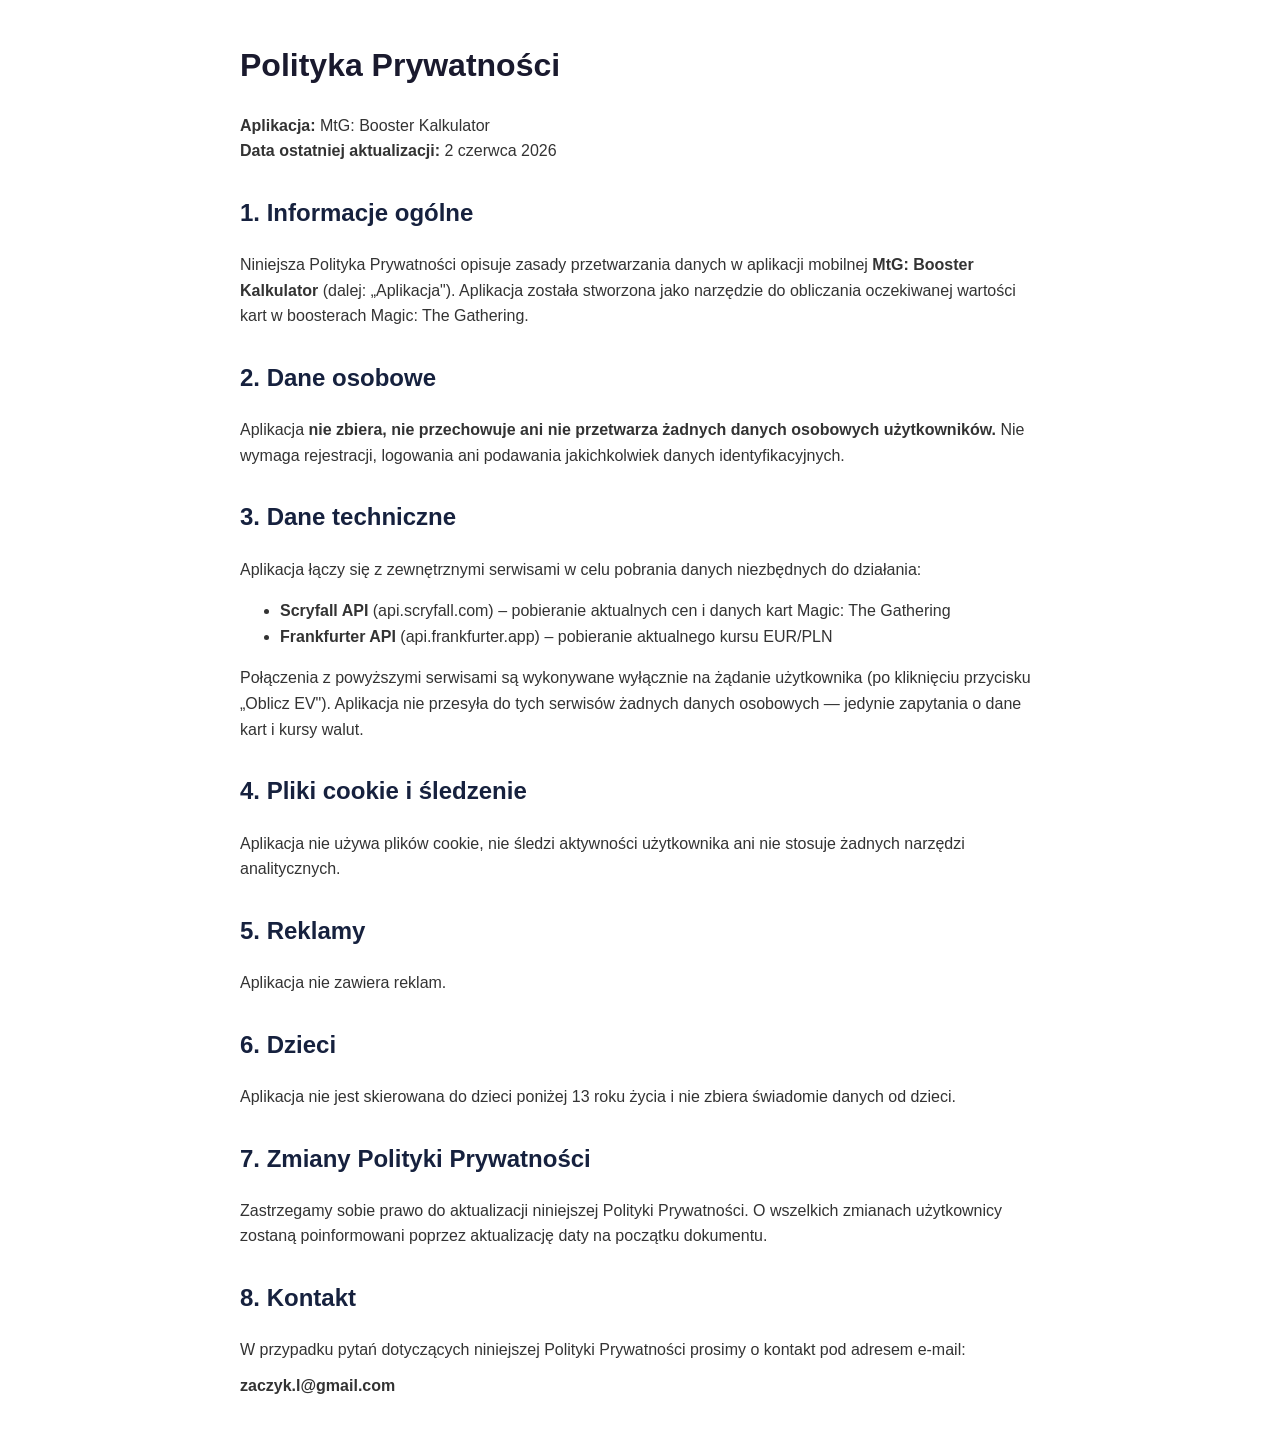
<file: polityka-prywatnosci.html>
<!DOCTYPE html>
<html lang="pl">
<head>
<meta charset="UTF-8">
<meta name="viewport" content="width=device-width, initial-scale=1.0">
<title>Polityka Prywatności – MtG: Booster Kalkulator</title>
<style>
  body { font-family: Arial, sans-serif; max-width: 800px; margin: 40px auto; padding: 0 20px; line-height: 1.6; color: #333; }
  h1 { color: #1a1a2e; }
  h2 { color: #16213e; margin-top: 30px; }
  p { margin: 10px 0; }
</style>
</head>
<body>

<h1>Polityka Prywatności</h1>
<p><strong>Aplikacja:</strong> MtG: Booster Kalkulator<br>
<strong>Data ostatniej aktualizacji:</strong> 2 czerwca 2026</p>

<h2>1. Informacje ogólne</h2>
<p>Niniejsza Polityka Prywatności opisuje zasady przetwarzania danych w aplikacji mobilnej <strong>MtG: Booster Kalkulator</strong> (dalej: „Aplikacja"). Aplikacja została stworzona jako narzędzie do obliczania oczekiwanej wartości kart w boosterach Magic: The Gathering.</p>

<h2>2. Dane osobowe</h2>
<p>Aplikacja <strong>nie zbiera, nie przechowuje ani nie przetwarza żadnych danych osobowych użytkowników.</strong> Nie wymaga rejestracji, logowania ani podawania jakichkolwiek danych identyfikacyjnych.</p>

<h2>3. Dane techniczne</h2>
<p>Aplikacja łączy się z zewnętrznymi serwisami w celu pobrania danych niezbędnych do działania:</p>
<ul>
  <li><strong>Scryfall API</strong> (api.scryfall.com) – pobieranie aktualnych cen i danych kart Magic: The Gathering</li>
  <li><strong>Frankfurter API</strong> (api.frankfurter.app) – pobieranie aktualnego kursu EUR/PLN</li>
</ul>
<p>Połączenia z powyższymi serwisami są wykonywane wyłącznie na żądanie użytkownika (po kliknięciu przycisku „Oblicz EV"). Aplikacja nie przesyła do tych serwisów żadnych danych osobowych — jedynie zapytania o dane kart i kursy walut.</p>

<h2>4. Pliki cookie i śledzenie</h2>
<p>Aplikacja nie używa plików cookie, nie śledzi aktywności użytkownika ani nie stosuje żadnych narzędzi analitycznych.</p>

<h2>5. Reklamy</h2>
<p>Aplikacja nie zawiera reklam.</p>

<h2>6. Dzieci</h2>
<p>Aplikacja nie jest skierowana do dzieci poniżej 13 roku życia i nie zbiera świadomie danych od dzieci.</p>

<h2>7. Zmiany Polityki Prywatności</h2>
<p>Zastrzegamy sobie prawo do aktualizacji niniejszej Polityki Prywatności. O wszelkich zmianach użytkownicy zostaną poinformowani poprzez aktualizację daty na początku dokumentu.</p>

<h2>8. Kontakt</h2>
<p>W przypadku pytań dotyczących niniejszej Polityki Prywatności prosimy o kontakt pod adresem e-mail:</p>
<p><strong>zaczyk.l@gmail.com</strong></p>

</body>
</html>
</file>
